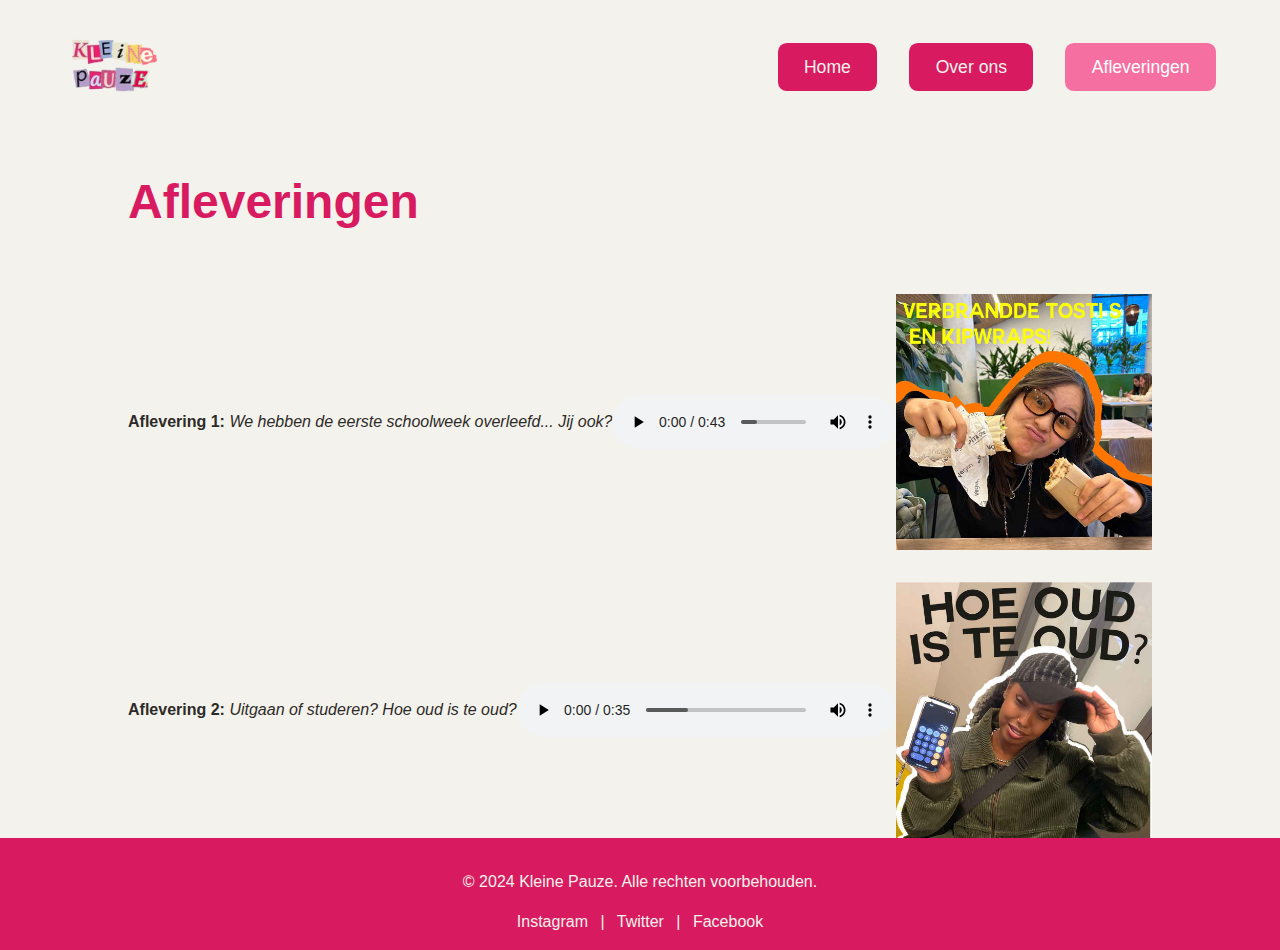
<file: afleveringen.html>
<!DOCTYPE html>
<html lang="en">

<head>
    <meta charset="UTF-8">
    <meta name="viewport" content="width=device-width, initial-scale=1.0">
    <title>Podcast</title>
    <link rel="stylesheet" href="css/style.css">
</head>

<body>

    <header>
        <nav>
            <a href="index.html">
                <img class="logo" src="img/kleinepauze_logo.png" alt="logo">
            </a>
            <ul class="navlijst">
                <li><a href="index.html">Home</a></li>
                <li><a href="overons.html">Over ons</a></li>
                <li class="actief"><a href="afleveringen.html">Afleveringen</a></li>
            </ul>
        </nav>
    </header>
    <main>

        <section class="afleveringen-sectie">
            <h1>Afleveringen</h1>
            <div class="aflevering-item">
                <p>
                    <strong>Aflevering 1:</strong> <em>We hebben de eerste schoolweek overleefd... Jij ook?</em>
                </p>
                <audio controls>
                    <source src="audio/tosti_snippet.mp3" type="audio/mpeg">
                    Je browser ondersteunt deze audio niet. Overweeg een andere browser te gebruiken.
                </audio>
                <img src="img/alyssacover.jpg" alt="Aflevering 1">
            </div>

            <div class="aflevering-item">
                <p>
                    <strong>Aflevering 2:</strong> <em>Uitgaan of studeren? Hoe oud is te oud?</em>
                </p>
                <audio controls>
                    <source src="audio/trein_snippet.mp3" type="audio/mpeg">
                    Je browser ondersteunt deze audio niet. Overweeg een andere browser te gebruiken.
                </audio>
                <img src="img/faycover.jpg" alt="Aflevering 2">
            </div>

    </main>

    <footer>

        <div class="footer-content">
            <p>&copy; 2024 Kleine Pauze. Alle rechten voorbehouden.</p>
            <div class="social-media">
                <a href="https://www.instagram.com" target="_blank" aria-label="Instagram">Instagram</a> |
                <a href="https://www.twitter.com" target="_blank" aria-label="Twitter">Twitter</a> |
                <a href="https://www.facebook.com" target="_blank" aria-label="Facebook">Facebook</a>
            </div>
        </div>


    </footer>
</body>

</html>
</file>
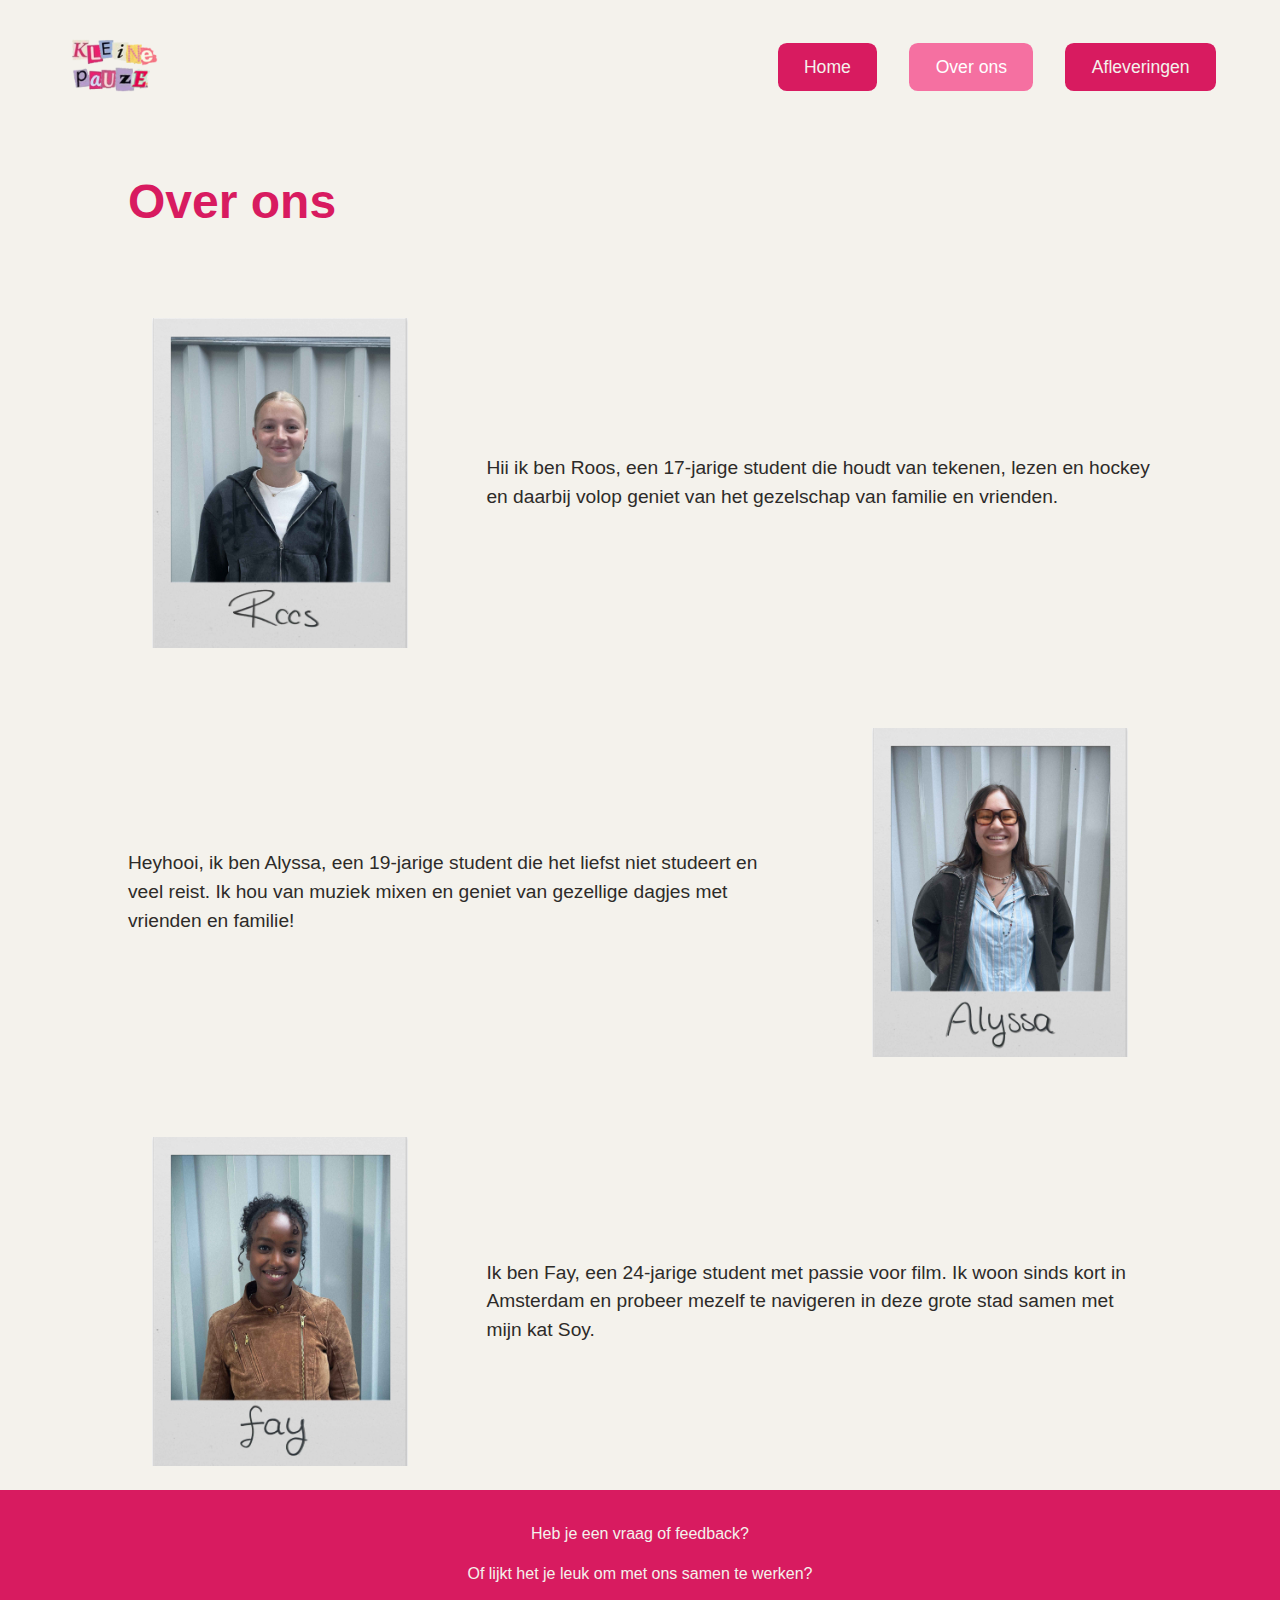
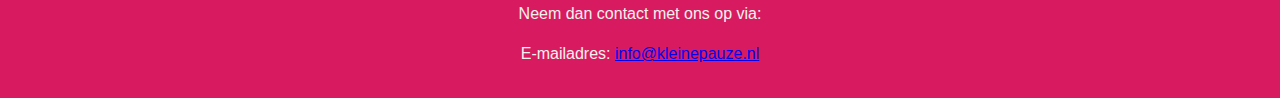
<file: overons.html>
<!DOCTYPE html>
<html lang="en">

<head>
    <meta charset="UTF-8">
    <meta name="viewport" content="width=device-width, initial-scale=1.0">
    <title>Podcast</title>
    <link rel="stylesheet" href="css/style.css">
</head>

<body>

    <header>
        <nav>
            <a href="index.html">
                <img class="logo" src="img/kleinepauze_logo.png" alt="logo">
            </a>
            <ul class="navlijst">
                <li><a href="index.html">Home</a></li>
                <li class="actief"><a href="overons.html">Over ons</a></li>
                <li><a href="afleveringen.html">Afleveringen</a></li>
            </ul>
        </nav>
    </header>
    
    <main>


        <section class="overons-sectie">
           
            <h1>Over ons</h1>
            <div class="overons-links">
                <p>Hii ik ben Roos, een 17-jarige student die houdt van tekenen, lezen en hockey en daarbij volop geniet van het gezelschap van familie en vrienden.</p>
                <img src="img/roos_polaroid.jpg" alt="Polaroid Roos">
            </div>

            
            <div class="overons-rechts">
                <p>Heyhooi, ik ben Alyssa, een 19-jarige student die het liefst niet studeert en veel reist. Ik hou van muziek mixen en geniet van gezellige dagjes met vrienden en familie!</p>
                <img src="img/alyssa_polaroid.jpg" alt="Polaroid Alyssa">
            </div>

            
            <div class="overons-links">
                <p>Ik ben Fay, een 24-jarige student met passie voor film. Ik woon sinds kort in Amsterdam en probeer mezelf te navigeren in deze grote stad samen met mijn kat Soy.</p>
                <img src="img/fay_polaroid.jpg" alt="Polaroid Fay">
            </div>
        </section>



    </main>

    <footer>

        <p>Heb je een vraag of feedback?</p>
        <p>Of lijkt het je leuk om met ons samen te werken?</p>
        <p>Neem dan contact met ons op via:</p>
        <p>E-mailadres: <a href="mailto:info@kleinepauze.nl" class="text-link">info@kleinepauze.nl</a></p>


    </footer>

</body>

</html>
</file>
<file: css/style.css>
/*algemeen*/
/* bronnen toevoegen */
html, body {
    margin: 0;
    padding: 0;
    box-sizing: border-box;
    background-color: #F4F2EC;
    color: #2D2B29;
    font-family: Arial, sans-serif;
}
 
body {
    display: flex;
    flex-direction: column;
    min-height: 100vh;
    line-height: 1.5;
}


header {
    padding: 1.5em 0;
    width: 100%;
}

h1 {
    font-size: 3em;
    margin-bottom: 0.5em;
    color: #D81B60;
}

/* tekst naar andere html pagina */

.index-link a {
    color: #D81B60;
    text-decoration: none;
}

/* Navigatie */
nav {
    display: flex;
    justify-content: space-between; 
    align-items: center; 
    width: 90%; 
    margin: 0 auto; 
}


.logo {
    max-width: 8vw; 
    max-height: 5em; 
    height: auto; 
}



.navlijst {
    display: flex;
    gap: 2em;
    list-style: none; 
}


.navlijst a {
    text-decoration: none; 
    background-color: #D81B60; 
    color: #F4F2EC; 
    padding: 0.8em 1.5em; 
    border-radius: 0.5em; 
    font-size: 1.1em;
    transition: background-color 0.3s ease, color 0.3s ease; 
}

.navlijst a:hover {
    background-color: #bc1754; 
    color: #e2e0d9;
}


.navlijst .actief a {
    background-color: #f570a1; 
    color: #ffffff; 
}




/* Intro sectie */

.intro {
    display: flex;
    padding: 2em;
    margin-top: 3em;
}

.intro article {
    flex: 1;
    max-width: 50%;
    padding-right: 2em;
}

.groepsfoto {
    flex: 1;
    display: flex;
    justify-content: right;
}

.groepsfoto img {
    max-width: 100%;
    height: auto;
    max-height: 20em;
}




/* Polaroid sectie */
.polaroid-sectie {
    display: flex;
    justify-content: space-around;
    align-items: flex-start;
    gap: 3em;
    padding: 5em 10vw;
}

.polaroid-sectie div{
    text-align: center;
    flex: 1;
    padding-top: 2em;
}

.polaroid-sectie img {
    width: 70%;
    height: auto;
    margin-top: 5em;
}

.polaroid-sectie p {
    margin-top: 1.5em;
    font-size: 1.0em;
    max-width: 100%;
}



/* Video sectie */
.video-sectie {
    display: flex;
    flex-direction: column;
    align-items: center;
    padding: 2em;
    gap: 1em;
    margin-top: auto;
}

.video-sectie video {
    max-width: 90vw;
    height: auto;
    max-height: 50vh;
}

.video-sectie p {
    text-align: center;
    font-size: 1em;
    margin-top: 0.5em;
}




/* Over ons pagina */


.overons-sectie {
    display: flex;
    flex-direction: column;
    gap: 2em;
    width: 80vw;
    margin: 0 auto;
}

.overons-links, .overons-rechts {
    display: flex;
    justify-content: space-between;
    align-items: center;
    gap: 2em;
}

.overons-links {
    flex-direction: row-reverse;
}

.overons-rechts {
    flex-direction: row;
}

.overons-sectie img {
    max-width: 25%;
    height: auto;
    object-fit: cover;
    margin: 1.5em;
}

.overons-sectie p {
    font-size: 1.2em;
    flex: 1;
    line-height: 1.5em;
    max-width: 65%;
}



/* afleveringen pagina*/

.afleveringen-sectie {
    display: flex;
    flex-direction: column;
    gap: 2em; 
    width: 80vw; 
    margin: 0 auto; 
}


.aflevering-item {
    display: flex;
    justify-content: space-between;
    align-items: center;
}


.aflevering-item img {
    max-width: 25%; 
    height: auto; 
    flex: 1; 
}



/*audio */
.aflevering-item audio {
    width: 100%; 
    flex: 1; 
}




/* footer*/
footer {
    background-color: #D81B60; 
    color: #F4F2EC; 
    text-align: center; 
    padding: 1em 0; 
}


.footer-content {
    display: flex;
    flex-direction: column; 
    align-items: center; 
}


.social-media a {
    color: #F4F2EC; 
    text-decoration: none; 
    margin: 0 0.5em; 
}

.social-media a:hover {
    text-decoration: underline; 
}






/* responisive*/

/* home pagina*/
@media (max-width: 768px) {
    .intro {
        flex-direction: column;
        align-items: center;
        text-align: center;
    }

    .intro article{
        max-width: 100%;
        padding-right: 0;
    }

    .groepsfoto img {
        max-width: 80%;
        margin: 0 auto;
    }

    .polaroid-sectie {
        flex-direction: column;
        gap: 2em;
        padding: 2em 5vw;
    }

    .polaroid-sectie img {
        max-width: 90%;
    }


/* over ons pagina*/

    .overons-links, .overons-rechts {
        flex-direction: column;
        text-align: center;
    }

    .overons-sectie img {
        max-width: 70%;
        margin: 0 auto;
    }

    .overons-sectie p {
        max-width: 100%;
    }
}

@media (max-width: 480px) {
    h1 {
        font-size: 2em;
    }

    .intro {
        padding: 1em;
    }

    .polaroid-frame p {
        font-size: 0.8em;
    }

    .overons-sectie img {
        max-width: 90%;
    }

    .overons-sectie p {
        font-size: 1em;
    }
}


/*footer*/
@media (max-width: 768px) {
    footer {
        padding: 1em; /
    }

    .social-media {
        flex-direction: column; 
        align-items: center; 
    }

    .social-media a {
        margin: 0.5em 0; 
    }
}
</file>
